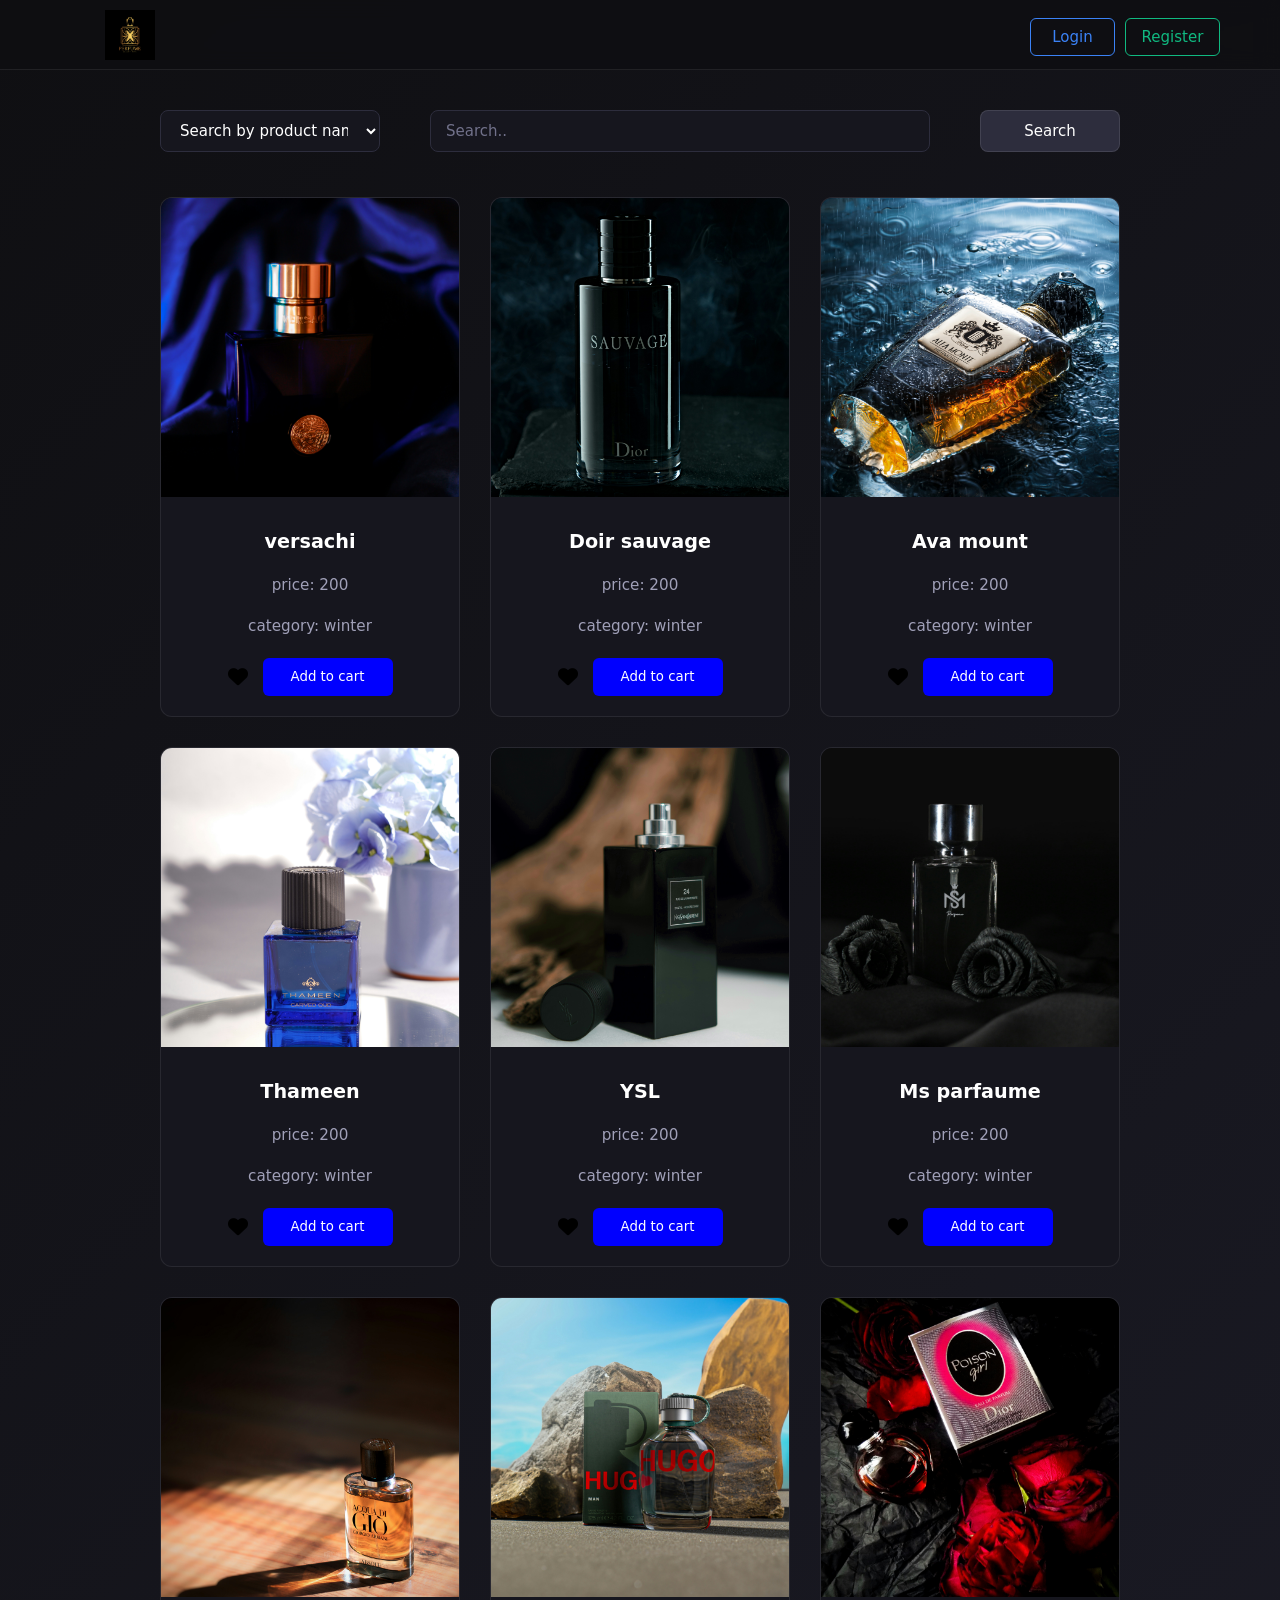
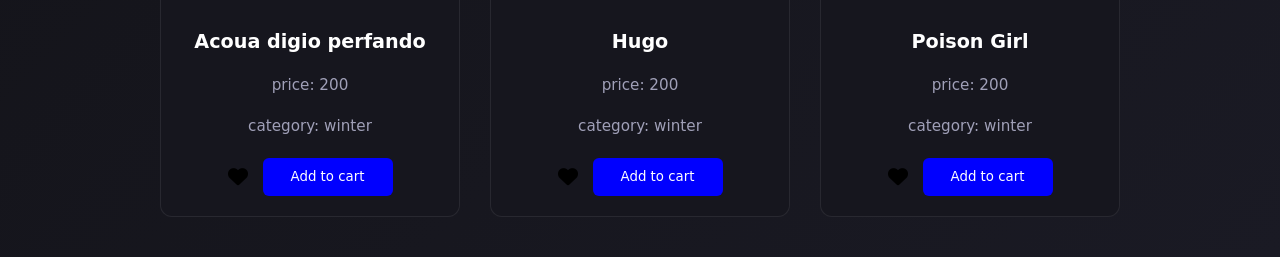
<file: index.html>
<!DOCTYPE html>
<html lang="en">
    <head>
        <meta charset="UF-8">
        <meta name="viewport" content="width=device-width, initial-scale=1.0">
        <meta name="viewport" content="width=device-width, initial-scale=1.0">
        <title>Shopping Cart | Perfume Store</title>
        <link rel="stylesheet" href="style.css">
        <link rel="stylesheet" href="css/all.css">
        <link href="https://fonts.cdnfonts.com/css/jomhuria" rel="stylesheet">
</head>
<body>
    <header class="header-section">
        <div class="header-parent">
            <div class="header-img">
                <a href="index.html"><img src="images/3541037.jpg" alt=""></a>
            </div>
            <div class="header-user-info" id="header-user-info">
                <span id="user-name">hello , mohab</span>
                <div class="cart-icon" id="cart-icone">
                    <i class="fa-solid fa-cart-shopping" id="cart-icone"></i>
                    <span class="countter" id="countter">0</span>
                    <div class="carts-products" id="carts-products">
                        <div class="carts-items" id="carts-items">

                            <p>your cart is empty now</p>
                        </div>
                        <a href="cart.html">view all products</a>
                    </div>
                </div>
                <button class="logout-btn" id="logout-btn">Logout</button>
            </div>
            <div class="header-links" id="header-links">
                <button class="login-btn"><a href="login.html">login</a></button>
                <button class="register-btn"><a href="register.html">register</a></button>
            </div>

        </div>
    </header>

    <section class="products">
        <div class="products-container">
            <div class="products-parent" id="products-parent">

                <div class="products-search">
                    <div class="products-selectbar">
                        <select name="search-select" id="product-catogory">
                            <option value="by-products">Search by product name</option>
                            <option value="by-catogory">Search by catogory</option>
                        </select>
                    </div>
                    <div class="products-searchbar">
                        <input type="text" id="search-input" placeholder="Search..">
                    </div>
                    <div class="products-searchbtn">
                        <button class="search-btn">Search</button>
                    </div>
                </div>

                <div class="products-items" id="products-items">
                </div>


            </div>
        </div>
    </section>

    <script src="script.js"></script>
</body>
</html>
</file>
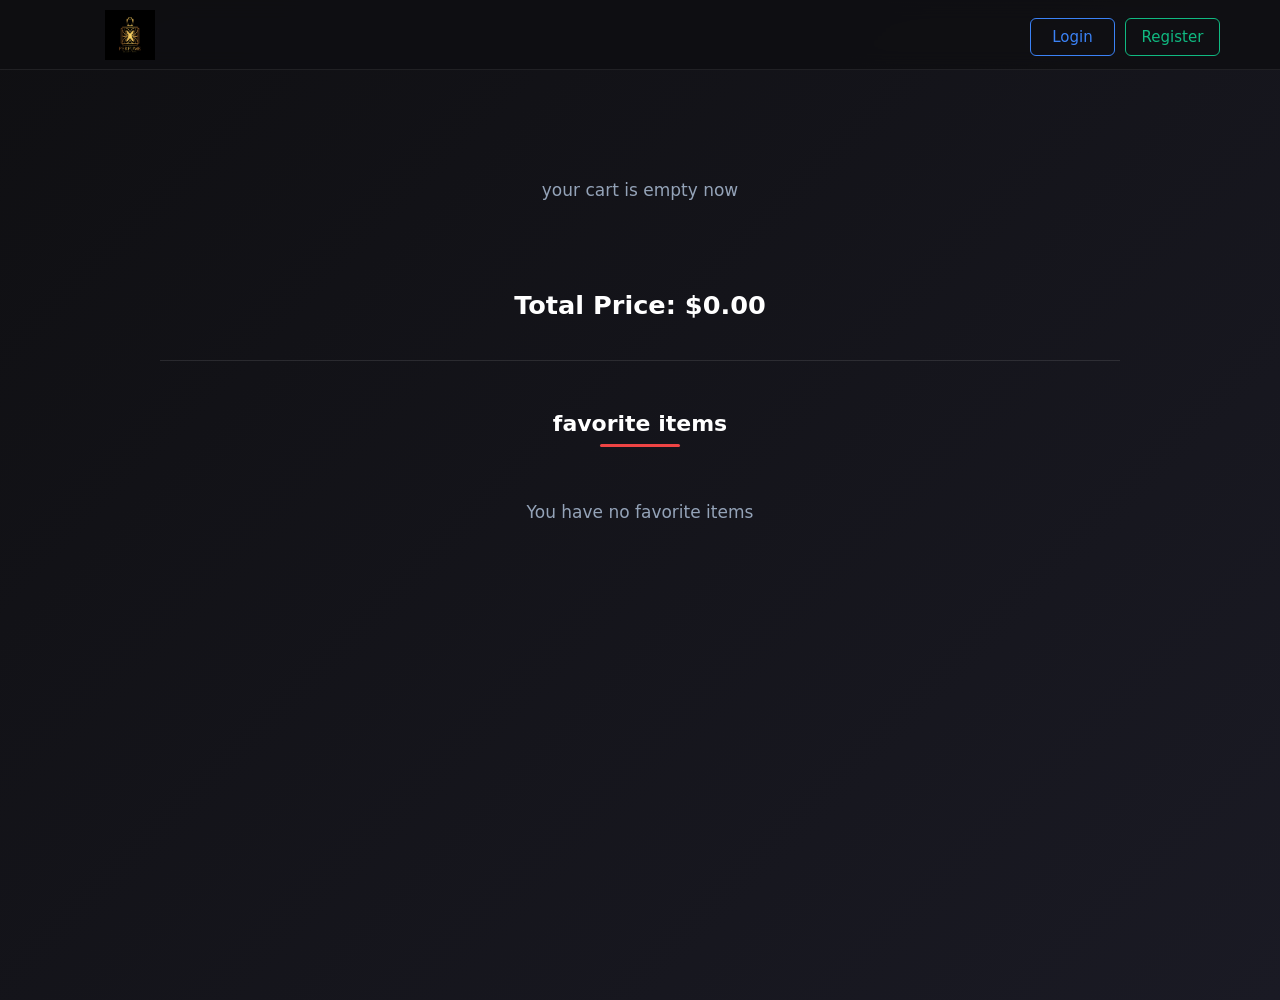
<file: cart.html>
<!DOCTYPE html>
<html lang="en">
    <head>
        <meta charset="UF-8">
        <meta name="viewport" content="width=device-width, initial-scale=1.0">
        <meta name="viewport" content="width=device-width, initial-scale=1.0">
        <title> cart</title>
        <link rel="stylesheet" href="style.css">
        <link rel="stylesheet" href="css/all.css">
        <link href="https://fonts.cdnfonts.com/css/jomhuria" rel="stylesheet">
</head>
<body>
    <header class="header-section">
        <div class="header-parent">
            <div class="header-img">
                <a href="index.html"><img src="images/3541037.jpg" alt=""></a>
            </div>
            <div class="header-user-info" id="header-user-info">
                <span id="user-name">hello , mohab</span>
<!-- في الـ Header -->
<div class="cart-icon" id="cart-icone">
    <i class="fa-solid fa-cart-shopping"></i> <!-- شيلنا الـ id المكرر من هنا -->
    <span class="countter" id="countter">0</span>
    
    <div class="carts-products" id="carts-products">
        <div class="carts-items" id="carts-items">
            <p>your cart is empty now</p>
        </div>
        <a href="cart.html">view all products</a>
    </div>
</div>
                <button class="logout-btn" id="logout-btn">Logout</button>
            </div>
            <div class="header-links" id="header-links">
                <button class="login-btn"><a href="login.html">login</a></button>
                <button class="register-btn"><a href="register.html">register</a></button>
            </div>

        </div>
    </header>

    <section class="cart-data">

        <div class="cart-data-added">
            <div class="cart-data-addedproducts">
                <p>your cart is empty now</p>
            </div>
            <div class="cart-data-conter">
                <h2 class="total-title">Total Price: <span id="total-price">$0.00</span></h2>
            </div>
        </div>

        <hr class="hr">

        <div class="cart-data-favorite">
            <div class="cart-data-favtitle">
                <h2>favorite items</h2>
                <div class="redhr"></div>
            </div>
            <div class="cart-data-addedfav" id="addedFavProduct">
                <p>You have no favorite items</p>
            </div>
        </div>

    </section>


    <script src="cart.js"></script>
</body>
</html>
</file>
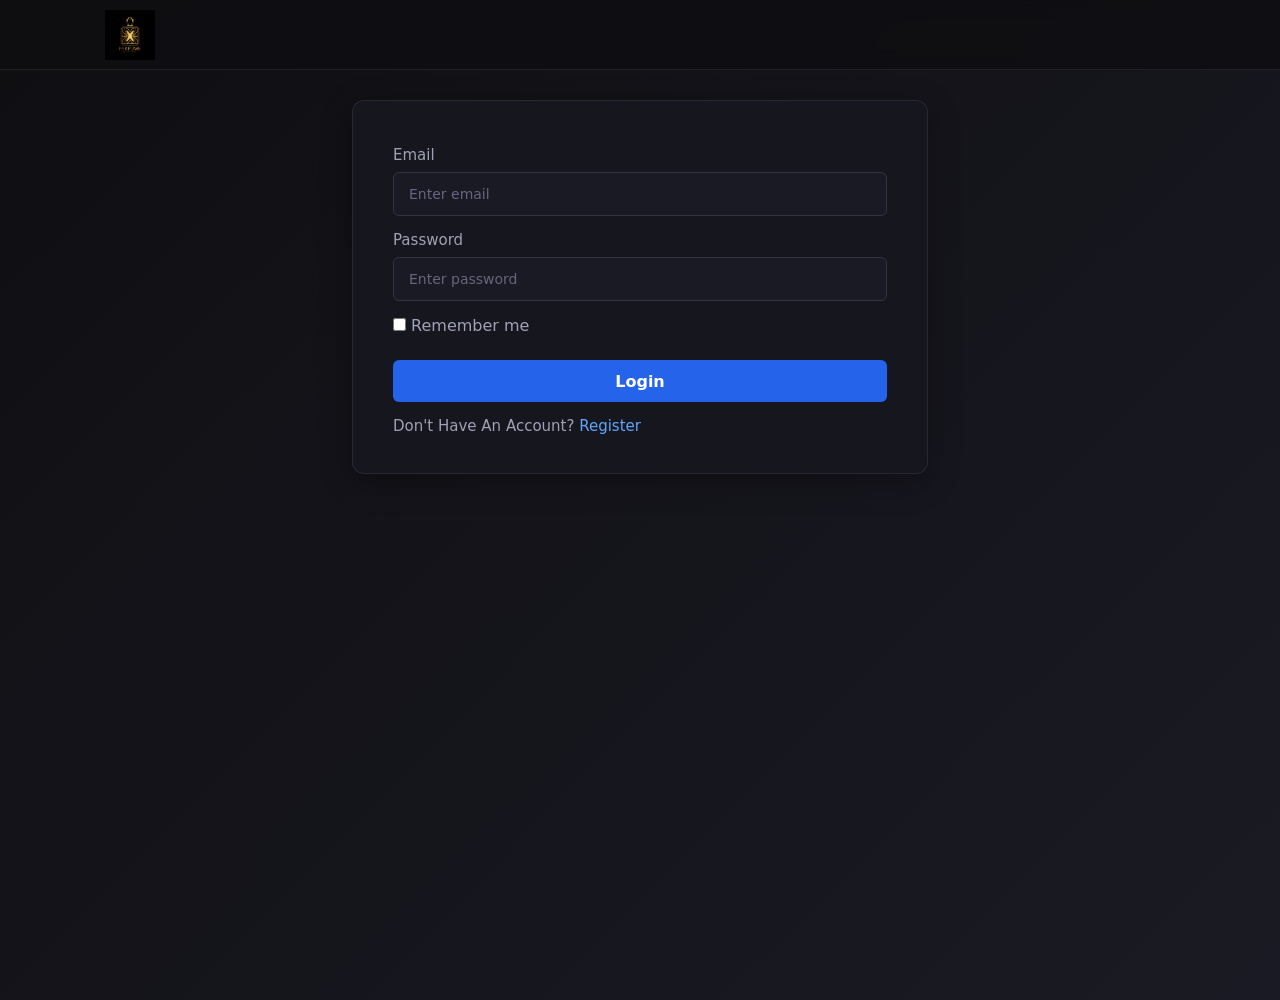
<file: login.html>
<!DOCTYPE html>
<html lang="en">
    <head>
        <meta charset="UF-8">
        <meta name="viewport" content="width=device-width, initial-scale=1.0">
        <meta name="viewport" content="width=device-width, initial-scale=1.0">
        <title>login-page</title>
        <link rel="stylesheet" href="style.css">
        <link rel="stylesheet" href="css/all.css">
        <link href="https://fonts.cdnfonts.com/css/jomhuria" rel="stylesheet">
</head>
<body>

    <header class="header-section">
        <div class="header-parent">
            <div class="header-img">
                <a href="index.html"><img src="images/3541037.jpg" alt=""></a>
            </div>
            <div class="header-links" id="header-links">
                <button class="login-btn"><a href="login.html">login</a></button>
                <button class="register-btn"><a href="register.html">register</a></button>
            </div>
        </div>
    </header>

    <section class="main-section">
        <div class="main-container">
            <div class="main-parent">
                <div class="main-form">

                    <p>Email</p>
                    <input type="email" class="email" placeholder="Enter email" id="email">
                    <p>password</p>
                    <input type="password" class="password" placeholder="Enter password" id="password">
                    <div class="remember">
                        <input type="checkbox" name="" id="">
                        <span>Remember me</span>
                    </div>
                    <button class="btn-register" id="btn-login">Login</button>
                    <p>don't have an account? <a href="register.html" class="a-login">register</a></p>

                </div>
            </div>
        </div>
    </section>
    
    <script src="login.js"></script>
</body>
</html>
</file>
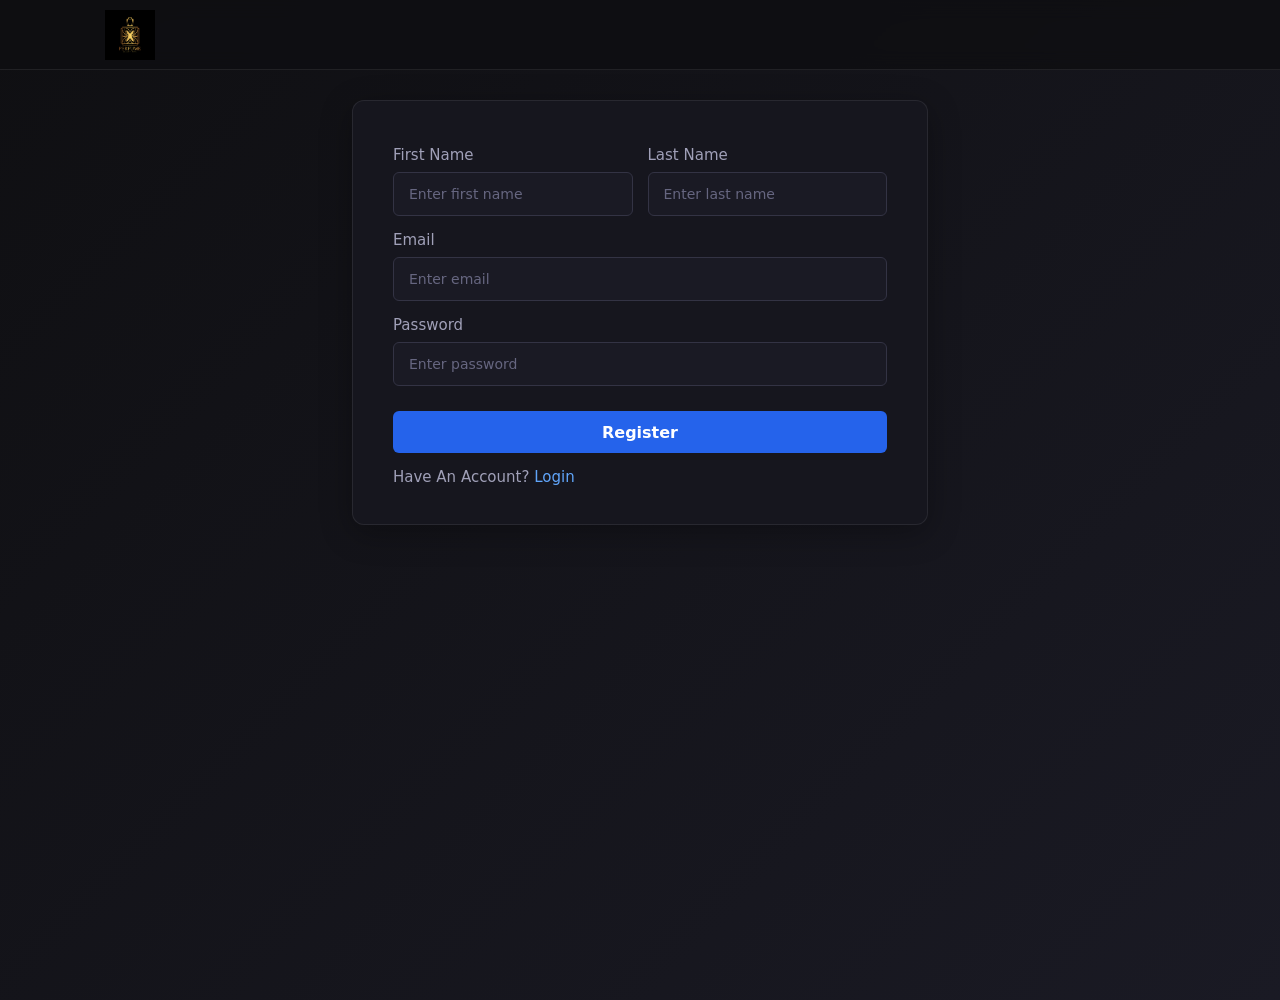
<file: register.html>
<!DOCTYPE html>
<html lang="en">
    <head>
        <meta charset="UF-8">
        <meta name="viewport" content="width=device-width, initial-scale=1.0">
        <meta name="viewport" content="width=device-width, initial-scale=1.0">
        <title>register-page</title>
        <link rel="stylesheet" href="style.css">
        <link rel="stylesheet" href="css/all.css">
        <link href="https://fonts.cdnfonts.com/css/jomhuria" rel="stylesheet">
</head>
<body>

    <header class="header-section">
        <div class="header-parent">
            <div class="header-img">
                <a href="index.html"><img src="images/3541037.jpg" alt=""></a>
            </div>
            <div class="header-links" id="header-links">
                <button class="login-btn"><a href="login.html">login</a></button>
                <button class="register-btn"><a href="register.html">register</a></button>
            </div>
        </div>
    </header>

    <section class="main-section">
        <div class="main-container">
            <div class="main-parent">
                <div class="main-form">

                    <div class="row-input">
                        <div class="input-group">
                            <p >First name</p>
                            <input type="text" placeholder="Enter first name" shadow-md id="first-name" >
                        </div>
                        <div class="input-group">
                            <p >last name</p>
                            <input type="text" placeholder="Enter last name" id="last-name">
                        </div>
                    </div>
                    <p>Email</p>
                    <input type="email" class="email" placeholder="Enter email" id="email">
                    <p>password</p>
                    <input type="password" class="password" placeholder="Enter password" id="password">

                    <button class="btn-register" id="btn-register">register</button>
                    <p>Have an account? <a href="login.html" class="a-login">login</a></p>

                </div>
            </div>
        </div>
    </section>
    
    <script src="register.js"></script>
</body>
</html>
</file>
<file: style.css>
*{
    padding: 0px;
    margin: 0px;
    box-sizing: border-box;
    font-family: system-ui, -apple-system, BlinkMacSystemFont, 'Segoe UI', Roboto, Oxygen, Ubuntu, Cantarell, sans-serif;
}

body {
    background: linear-gradient(135deg, #0f0f12 0%, #1a1a24 100%);
    color: #f1f1f1;
    min-height: 100vh;
}

/* =========================================
   Header Section
   ========================================= */
.header-section {
    width: 100%;
    height: 70px;
    background-color: rgba(15, 15, 18, 0.85);
    backdrop-filter: blur(10px);
    border-bottom: 1px solid rgba(255, 255, 255, 0.08);
    position: fixed;
    top: 0;
    left: 0;
    z-index: 1000;
}

.header-parent {
    padding: 10px 40px;
    display: flex;
    justify-content: space-between;
    align-items: center;
}

.header-img img {
    width: 180px;
    height: 50px;
    object-fit: contain;
}

.header-links {
    margin-right: 20px;
    display: flex;
    gap: 10px;
}

.login-btn {
    width: 85px;
    height: 38px;
    text-transform: capitalize;
    outline: none;
    border: 1px solid #3b82f6;
    background: transparent;
    font-size: 15px;
    border-radius: 6px;
    transition: all 0.2s ease;
    cursor: pointer;
}

.login-btn a {
    text-decoration: none;
    color: #3b82f6;
    display: block;
    width: 100%;
    height: 100%;
    line-height: 36px;
}

.login-btn:hover {
    background-color: #3b82f6;
}

.login-btn:hover a {
    color: white;
}

.register-btn {
    width: 95px;
    height: 38px;
    text-transform: capitalize;
    outline: none;
    border: 1px solid #10b981;
    background: transparent;
    font-size: 15px;
    border-radius: 6px;
    transition: all 0.2s ease;
    cursor: pointer;
}

.register-btn a {
    text-decoration: none;
    color: #10b981;
    display: block;
    width: 100%;
    height: 100%;
    line-height: 36px;
}

.register-btn:hover {
    background-color: #10b981;
}

.register-btn:hover a {
    color: white;
}

.header-user-info {
    display: none;
    align-items: center;
    gap: 15px;
}

.cart-icon {
    display: inline-block;
    padding: 0 15px;
    position: relative;
    cursor: pointer;
}

.header-user-info i {
    color: #3b82f6;
    font-size: 20px;
    transition: color 0.2s;
}

.header-user-info i:hover {
    color: #60a5fa;
}

.countter {
    color: #60a5fa;
    font-weight: bold;
}

.logout-btn {
    padding: 6px 14px;
    text-transform: capitalize;
    text-decoration: none;
    color: #ef4444;
    border: 1px solid #ef4444;
    border-radius: 6px;
    font-size: 14px;
    cursor: pointer;
    background: transparent;
    transition: all 0.2s ease;
}

.logout-btn:hover {
    background-color: #ef4444;
    color: white;
}

/* =========================================
   Header Dropdown (Cart Preview)
   ========================================= */
.carts-products {
    position: absolute;
    top: 45px;
    right: 0;
    width: 260px;
    background-color: #16161e;
    border: 1px solid rgba(255, 255, 255, 0.12);
    border-radius: 8px;
    box-shadow: 0 10px 30px rgba(0, 0, 0, 0.5);
    padding: 12px;
    z-index: 1000;
    display: none;
}

.carts-items {
    max-height: 250px;
    overflow-y: auto;
}

.carts-addeditems {
    border: 1px solid rgba(255, 255, 255, 0.08);
    background-color: #1f1f2e;
    display: flex;
    justify-content: space-between;
    align-items: center;
    padding: 10px;
    margin-bottom: 8px;
    border-radius: 6px;
    color: #fff;
}

.carts-addeditems h4 {
    display: inline;
    text-transform: capitalize;
    font-size: 14px;
    color: #e2e8f0;
}

.carts-products a {
    text-transform: capitalize;
    text-decoration: none;
    color: #60a5fa;
    text-align: center;
    padding-top: 10px;
    margin-top: 5px;
    border-top: 1px solid rgba(255, 255, 255, 0.1);
    display: block;
    font-size: 13px;
    font-weight: 600;
}

.carts-products a:hover {
    color: #93c5fd;
}

/* =========================================
   Login & Register Section
   ========================================= */
.main-section {
    margin-top: 100px;
    width: 100%;
}

.main-container {
    margin: auto;
    margin-top: 100px;
    width: 45%;
    text-align: center;
    background: #16161e;
    padding: 30px;
    border-radius: 12px;
    border: 1px solid rgba(255, 255, 255, 0.08);
    box-shadow: 0 8px 32px rgba(0, 0, 0, 0.3);
}

.main-parent {
    display: flex;
    flex-direction: column;
}

.main-text {
    padding: 20px 0;
}

.main-text h2 {
    color: #ffffff;
}

.main-form {
    display: flex;
    flex-direction: column;
    padding: 0 10px;
}

.main-form p {
    font-size: 15px;
    color: #a0a0b8;
    text-align: start;
    padding: 15px 0 8px 0;
    text-transform: capitalize;
}

.row-input {
    display: flex;
    flex-direction: row;
    justify-content: space-between;
    gap: 15px;
}

.row-input .input-group {
    flex: 1;
}

.row-input .input-group input {
    width: 100%;
}

.main-form input[type="text"],
.main-form input[type="password"],
.main-form input[type="email"] {
    padding: 12px 15px;
    background-color: #1a1a24;
    color: #ffffff;
    border: 1px solid #333344;
    border-radius: 6px;
    outline: none;
    font-size: 15px;
    transition: all 0.2s;
}

.main-form input:focus {
    border-color: #3b82f6;
    box-shadow: 0 0 0 3px rgba(59, 130, 246, 0.25);
}

.main-form input::placeholder {
    color: #666680;
    font-size: 14px;
}

.btn-register {
    margin-top: 25px;
    width: 100%;
    height: 42px;
    border-radius: 6px;
    background-color: #2563eb;
    color: #fff;
    outline: none;
    text-transform: capitalize;
    font-size: 16px;
    font-weight: 600;
    border: none;
    cursor: pointer;
    transition: background-color 0.2s;
}

.btn-register:hover {
    background-color: #1d4ed8;
}

.a-login {
    text-decoration: none;
    color: #60a5fa;
}

.a-login:hover {
    text-decoration: underline;
}

.remember {
    text-align: start;
    padding-top: 15px;
    color: #a0a0b8;
}

/* =========================================
   Products Section (Index Page)
   ========================================= */
.products {
    width: 100%;
    margin-top: 110px;
}

.products-container {
    width: 75%;
    margin: auto;
}

.products-parent {
    display: flex;
    flex-direction: column;
    gap: 25px;
}

.products-search {
    display: flex;
    flex-direction: row;
    justify-content: space-between;
    gap: 15px;
}

.products-selectbar #product-catogory,
input[type="text"], 
select {
    background-color: #16161e;
    color: #ffffff;
    border: 1px solid #2d2d3d;
    border-radius: 8px;
    padding: 10px 15px;
    font-size: 15px;
    outline: none;
    transition: border-color 0.2s;
}

.products-selectbar #product-catogory {
    width: 220px;
    height: 42px;
}

.products-selectbar #product-catogory:focus,
.products-searchbar input:focus {
    border-color: #3b82f6;
    box-shadow: 0 0 0 3px rgba(59, 130, 246, 0.2);
}

#product-catogory option {
    background-color: #16161e;
    color: #ffffff;
}

.products-searchbar input {
    height: 42px;
    width: 500px;
}

.products-searchbar input::placeholder {
    color: #71718a;
}

.products-searchbtn .search-btn {
    display: block;
    width: 140px;
    height: 42px;
    background-color: #2d2d3d;
    color: white;
    border: 1px solid rgba(255, 255, 255, 0.1);
    border-radius: 8px;
    font-size: 15px;
    cursor: pointer;
    transition: all 0.2s;
}

.products-searchbtn .search-btn:hover {
    background-color: #3f3f54;
}

.products-items {
    display: grid;
    grid-template-columns: repeat(3, 1fr);
    gap: 30px; 
    margin: 20px 0 40px 0;
}

/* كروت المنتجات الرئيسية */
.products-iteminfo {
    text-align: center;
    width: 100%;
    height: 520px;
    background-color: #16161e;
    border: 1px solid rgba(255, 255, 255, 0.08);
    border-radius: 12px;
    display: flex;
    flex-direction: column;
    justify-content: space-between;
    padding-bottom: 20px;
    overflow: hidden;
    transition: all 0.3s ease;
}

.products-iteminfo:hover {
    transform: translateY(-6px);
    border-color: rgba(59, 130, 246, 0.5);
    box-shadow: 0 12px 30px rgba(0, 0, 0, 0.5); 
}

.products-iteminfo img {
    width: 100%;
    height: 60%;
    object-fit: cover;
    transition: transform 0.4s ease;
}

.products-iteminfo img:hover {
    transform: scale(1.03);
}

.products-iteminfo h2 {
    color: #ffffff;
    font-size: 1.2rem;
    margin-top: 10px;
}

.products-iteminfo p {
    color: #a0a0b8;
    font-size: 0.95rem;
}

/* ربط أزرار الـ JS (Add to cart & Remove) */
.products-iconbtn {
    display: flex;
    align-items: center;
    justify-content: center;
    gap: 15px;
}

.products-iconbtn i {
    font-size: 20px;
    color: #ef4444;
    cursor: pointer;
    transition: transform 0.2s;
}

.products-iconbtn i:hover {
    transform: scale(1.2);
}

/* زرقاء بشكل مريح متناسق أو حمراء لو مستدعاة بالـ JS */
.products-iconbtn button {
    width: 130px;
    height: 38px;
    border-radius: 6px;
    background-color: #2563eb;
    color: white;
    font-weight: 500;
    cursor: pointer;
    transition: all 0.2s ease;
    border: none;
}

.products-iconbtn button:hover {
    background-color: #1d4ed8;
    box-shadow: 0 4px 12px rgba(37, 99, 235, 0.3);
}

/* =========================================
   Cart Page Section (`cart.html`)
   ========================================= */
.cart-data {
    margin-top: 100px;
    padding: 20px 40px;
}

.cart-data-conter {
    text-align: center;
    padding-top: 30px;
    padding-bottom: 20px;
}

.cart-data-conter h2 {
    text-transform: capitalize;
    color: #ffffff;
    font-size: 1.6rem;
}

.empty-msg {
    text-align: center;
    width: 100%;
    color: #94a3b8;
    font-size: 17px;
    margin: 30px 0;
}

.hr {
    border: none;
    border-bottom: 1px solid rgba(255, 255, 255, 0.1);
    margin: 20px auto;
    width: 80%;
}

/* كروت عناصر السلة */
.cart-data-addedproducts {
    display: flex;
    flex-wrap: wrap;
    justify-content: center;
    gap: 20px;
    margin: 30px auto;
}

.cart-item-card {
    display: flex;
    align-items: center;
    background-color: #16161e;
    border: 1px solid rgba(255, 255, 255, 0.08);
    border-radius: 10px;
    padding: 15px;
    width: 440px;
    box-shadow: 0 4px 20px rgba(0, 0, 0, 0.2);
    transition: transform 0.2s ease, border-color 0.2s ease;
}

.cart-item-card:hover {
    transform: translateY(-4px);
    border-color: rgba(255, 255, 255, 0.2);
}

.cart-item-img {
    width: 100px;
    height: 100px;
    object-fit: cover;
    border-radius: 8px;
}

.cart-item-info {
    margin-left: 20px;
    display: flex;
    flex-direction: column;
    gap: 6px;
}

.cart-item-info h2 {
    font-size: 18px;
    font-weight: 600;
    color: #ffffff;
}

.cart-category, .cart-price {
    font-size: 14px;
    color: #a0a0b8;
}
.qty-control {
    display: flex;
    align-items: center;
    justify-content: center;
    border: 1px solid #333344;
    border-radius: 6px;
    overflow: hidden;
    background-color: #1a1a24;
    width: fit-content; /* ده هيخلي الـ div على قد المحتوى بالضبط وما ياخدش مساحة زيادة */
}

.qty-control button {
    border: none;
    background: #252533;
    color: #fff;
    width: 28px;        /* عرض ثابت للزرارين عشان الزرارين يبقوا بنفس الحجم بالضبط */
    height: 28px;       /* ارتفاع ثابت */
    display: flex;
    align-items: center;
    justify-content: center;
    cursor: pointer;
    font-size: 16px;    /* توحيد حجم الخط */
    font-weight: bold;
    transition: background 0.2s;
    line-height: 1;
}

.qty-control button:hover {
    background: #3b3b52;
}

.qty-control span {
    padding: 0 10px;
    font-size: 14px;
    color: #fff;
    font-weight: 600;
}

.remove-cart-btn {
    background-color: #dc2626;
    color: #fff;
    border: none;
    padding: 7px 14px;
    border-radius: 6px;
    cursor: pointer;
    font-size: 13px;
    transition: background-color 0.2s;
}

.remove-cart-btn:hover {
    background-color: #b91c1c;
}

/* =========================================
   Favorites Section (Cart Page)
   ========================================= */
.cart-data-favorite {
    padding-top: 30px;
    width: 75%;
    margin: auto;
}

.cart-data-favtitle {
    text-align: center;
    margin-bottom: 25px;
}

.cart-data-favtitle h2 {
    font-size: 22px;
    font-weight: bold;
    color: #ffffff;
}

.redhr {
    width: 80px;
    height: 3px;
    background-color: #ef4444;
    margin: 8px auto 0 auto;
    border-radius: 2px;
    transition: width 0.3s ease;
}

.cart-data-favtitle:hover .redhr {
    width: 250px;
}

#addedFavProduct {
    display: flex;
    flex-wrap: wrap;
    justify-content: center;
    gap: 25px;
    margin-top: 25px;
}

.fav-item-card {
    display: flex;
    flex-direction: column;
    align-items: center;
    background-color: #16161e;
    border: 1px solid rgba(255, 255, 255, 0.08);
    border-radius: 10px;
    width: 230px;
    padding-bottom: 15px;
    box-shadow: 0 4px 15px rgba(0, 0, 0, 0.3);
    transition: all 0.3s ease;
}

.fav-item-card:hover {
    transform: translateY(-5px);
    border-color: #ef4444;
    box-shadow: 0 8px 20px rgba(239, 68, 68, 0.2);
}

.fav-item-img {
    width: 100%;
    height: 180px;
    object-fit: cover;
    border-top-left-radius: 10px;
    border-top-right-radius: 10px;
}

.fav-item-info {
    text-align: center;
    margin-top: 12px;
}

.fav-item-info h2 {
    font-size: 16px;
    font-weight: 600;
    color: #ffffff;
    margin-bottom: 4px;
}

.fav-category {
    font-size: 13px;
    color: #a0a0b8;
    margin-bottom: 8px;
}

.fav-heart-icon {
    color: #ef4444;
    font-size: 18px;
    cursor: pointer;
    transition: transform 0.2s;
}

.fav-heart-icon:hover {
    transform: scale(1.2);
}
</file>
